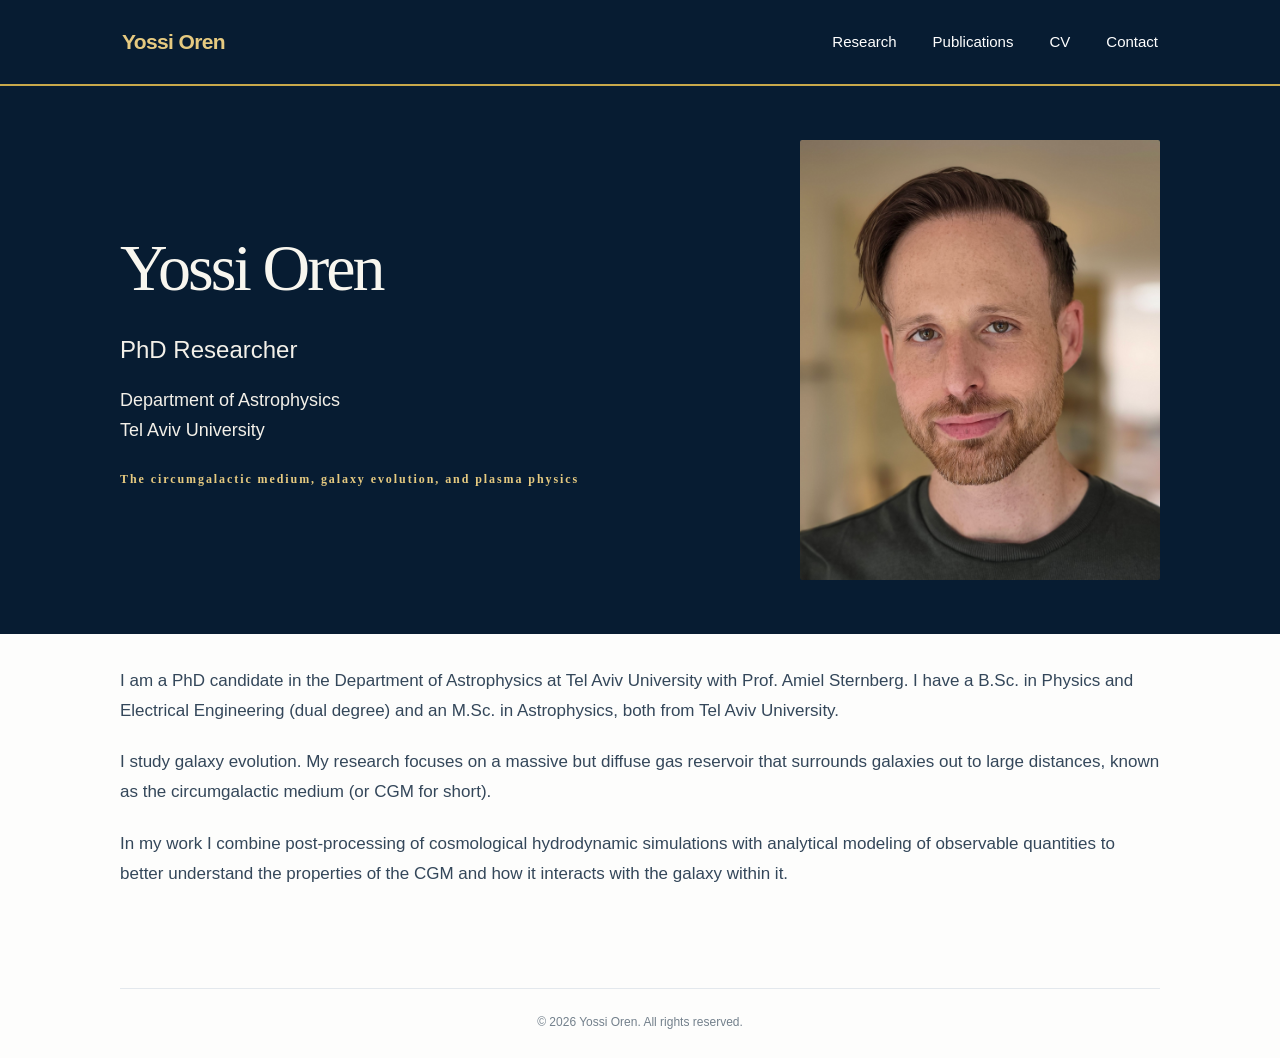
<file: index.html>
<!DOCTYPE html>
<html lang="en">
<head>
  <meta charset="UTF-8" />
  <meta name="viewport" content="width=device-width, initial-scale=1.0" />
  <title>Yossi Oren | Astrophysics</title>
  <meta name="description" content="Yossi Oren, PhD researcher in astrophysics at Tel Aviv University. Research on the circumgalactic medium and galaxy evolution." />
  <meta name="theme-color" content="#071c32" />
  <link rel="stylesheet" href="style.css" />
</head>
<body class="home-page">
  <a class="skip-link" href="#main">Skip to content</a>
  <header class="site-header">
    <nav class="navigation" aria-label="Main navigation">
      <a class="home-link" href="index.html" aria-current="page">Yossi Oren</a>
      <div class="nav-links">
        <a href="research.html">Research</a>
        <a href="publications.html">Publications</a>
        <a href="assets/cv.pdf" target="_blank" rel="noopener noreferrer">CV</a>
        <a class="contact-link" href="mailto:orenyossi01@gmail.com">Contact</a>
      </div>
    </nav>
  </header>
  <main id="main" class="page-content">
    <div class="hero-band">
    <section class="introduction" aria-labelledby="name">
      <div class="identity">
        <h1 id="name">Yossi Oren</h1>
        <p class="role">PhD Researcher</p>
        <p class="affiliation">Department of Astrophysics<br>Tel Aviv University</p>
        <p class="research-tagline">The circumgalactic medium, galaxy evolution, and plasma physics</p>
      </div>
      <figure class="portrait"><img src="assets/portrait.png" alt="Yossi Oren" width="1676" height="2048" fetchpriority="high"></figure>
    </section>
    </div>
    <section class="biography" aria-label="About me">
      <p>I am a PhD candidate in the Department of Astrophysics at Tel Aviv University with Prof. Amiel Sternberg. I have a B.Sc. in Physics and Electrical Engineering (dual degree) and an M.Sc. in Astrophysics, both from Tel Aviv University.</p>
      <p>I study galaxy evolution. My research focuses on a massive but diffuse gas reservoir that surrounds galaxies out to large distances, known as the circumgalactic medium (or CGM for short).</p>
      <p>In my work I combine post-processing of cosmological hydrodynamic simulations with analytical modeling of observable quantities to better understand the properties of the CGM and how it interacts with the galaxy within it.</p>
    </section>
  </main>
  <footer class="site-footer"><p>&copy; <span id="year">2026</span> Yossi Oren. All rights reserved.</p></footer>
  <script src="main.js"></script>
</body>
</html>
</file>
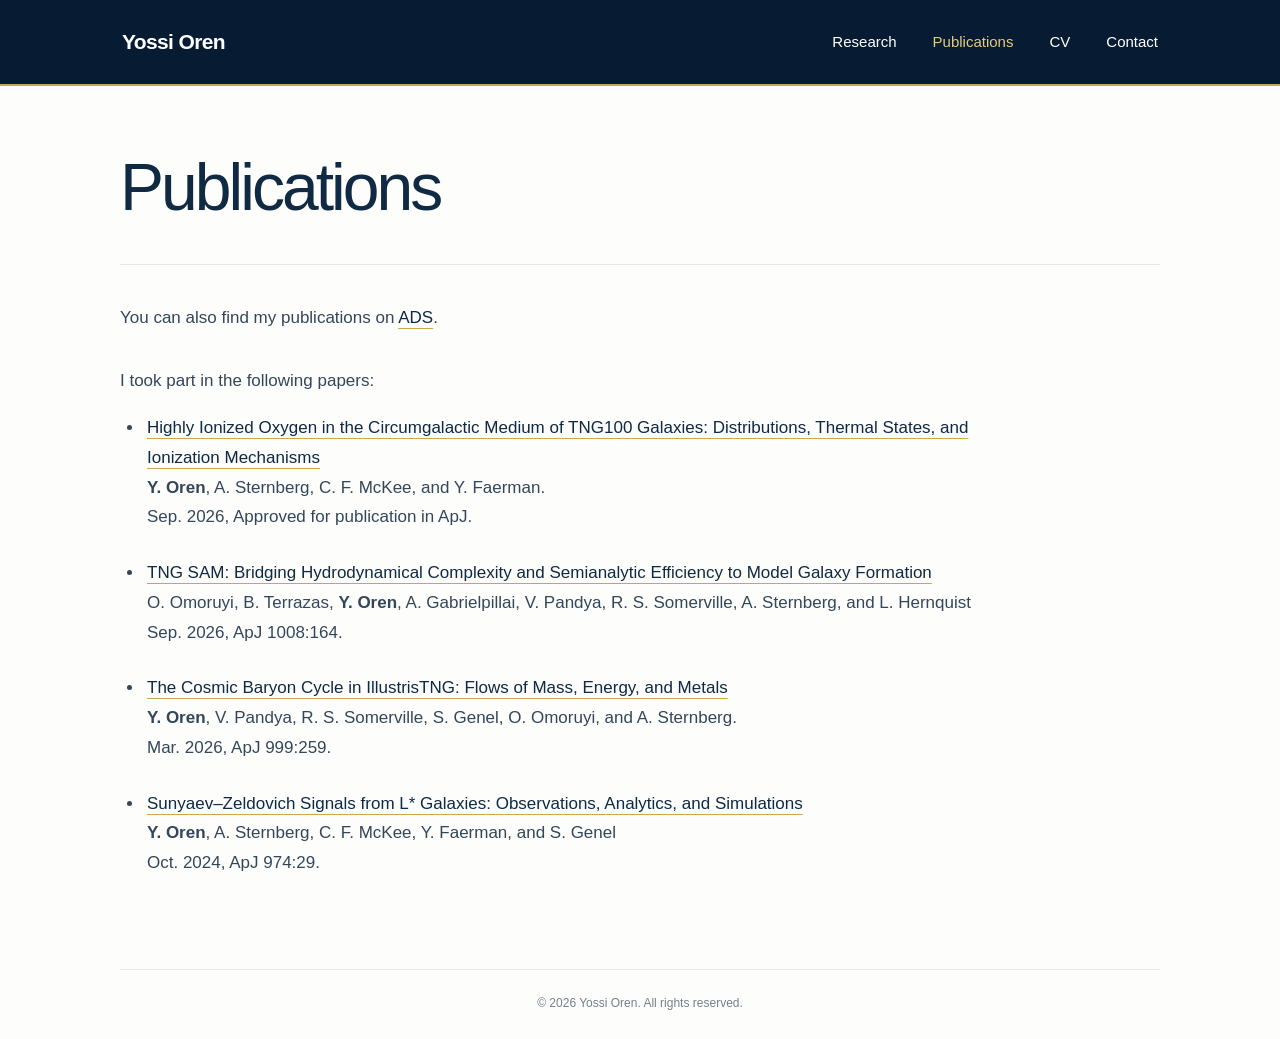
<file: publications.html>
<!DOCTYPE html>
<html lang="en">
<head>
  <meta charset="UTF-8" />
  <meta name="viewport" content="width=device-width, initial-scale=1.0" />
  <title>Publications | Yossi Oren</title>
  <meta name="description" content="Yossi Oren, PhD researcher in astrophysics at Tel Aviv University. Research on the circumgalactic medium and galaxy evolution." />
  <meta name="theme-color" content="#071c32" />
  <link rel="stylesheet" href="style.css" />
</head>
<body class="publications-page">
  <a class="skip-link" href="#main">Skip to content</a>
  <header class="site-header">
    <nav class="navigation" aria-label="Main navigation">
      <a class="home-link" href="index.html">Yossi Oren</a>
      <div class="nav-links">
        <a href="research.html">Research</a>
        <a href="publications.html" aria-current="page">Publications</a>
        <a href="assets/cv.pdf" target="_blank" rel="noopener noreferrer">CV</a>
        <a class="contact-link" href="mailto:orenyossi01@gmail.com">Contact</a>
      </div>
    </nav>
  </header>
  <main id="main" class="page-content">
    <div class="research-heading">
      <div><h1>Publications</h1></div>
    </div>
    <div class="publications-content">
      <p>You can also find my publications on <a href="https://scixplorer.org/search?q=orcid%3A%220009-0001-3658-6950%22" target="_blank" rel="noopener noreferrer">ADS</a>.</p>
      <div class="publication-spacer" aria-hidden="true"></div>
      <p>I took part in the following papers:</p>
      <ul class="publication-list">
      <li><a href="https://ui.adsabs.harvard.edu/abs/2026arXiv260915298O" target="_blank" rel="noopener noreferrer">Highly Ionized Oxygen in the Circumgalactic Medium of TNG100 Galaxies: Distributions, Thermal States, and Ionization Mechanisms</a><br><strong>Y. Oren</strong>, A. Sternberg, C. F. McKee, and Y. Faerman.<br>Sep. 2026, Approved for publication in ApJ.</li>
      <li><a href="https://ui.adsabs.harvard.edu/abs/2026ApJ..1008..164O" target="_blank" rel="noopener noreferrer">TNG SAM: Bridging Hydrodynamical Complexity and Semianalytic Efficiency to Model Galaxy Formation</a><br>O. Omoruyi, B. Terrazas, <strong>Y</strong><strong>.</strong><strong> Oren</strong>, A. Gabrielpillai, V. Pandya, R. S. Somerville, A. Sternberg, and L. Hernquist<br>Sep. 2026, ApJ 1008:164.</li>
      <li><a href="https://ui.adsabs.harvard.edu/abs/2026ApJ...999..259O" target="_blank" rel="noopener noreferrer">The Cosmic Baryon Cycle in IllustrisTNG: Flows of Mass, Energy, and Metals</a><br><strong>Y. Oren</strong>, V. Pandya, R. S. Somerville, S. Genel, O. Omoruyi, and A. Sternberg. <br>Mar. 2026, ApJ 999:259.</li>
      <li><a href="https://ui.adsabs.harvard.edu/abs/2024ApJ...974..291O" target="_blank" rel="noopener noreferrer">Sunyaev–Zeldovich Signals from L* Galaxies: Observations, Analytics, and Simulations</a><strong><br></strong><strong>Y. Oren</strong>, A. Sternberg, C. F. McKee, Y. Faerman, and S. Genel<br>Oct. 2024, ApJ 974:29.</li>
      </ul>
    </div>
  </main>
  <footer class="site-footer"><p>&copy; <span id="year">2026</span> Yossi Oren. All rights reserved.</p></footer>
  <script src="main.js"></script>
</body>
</html>
</file>
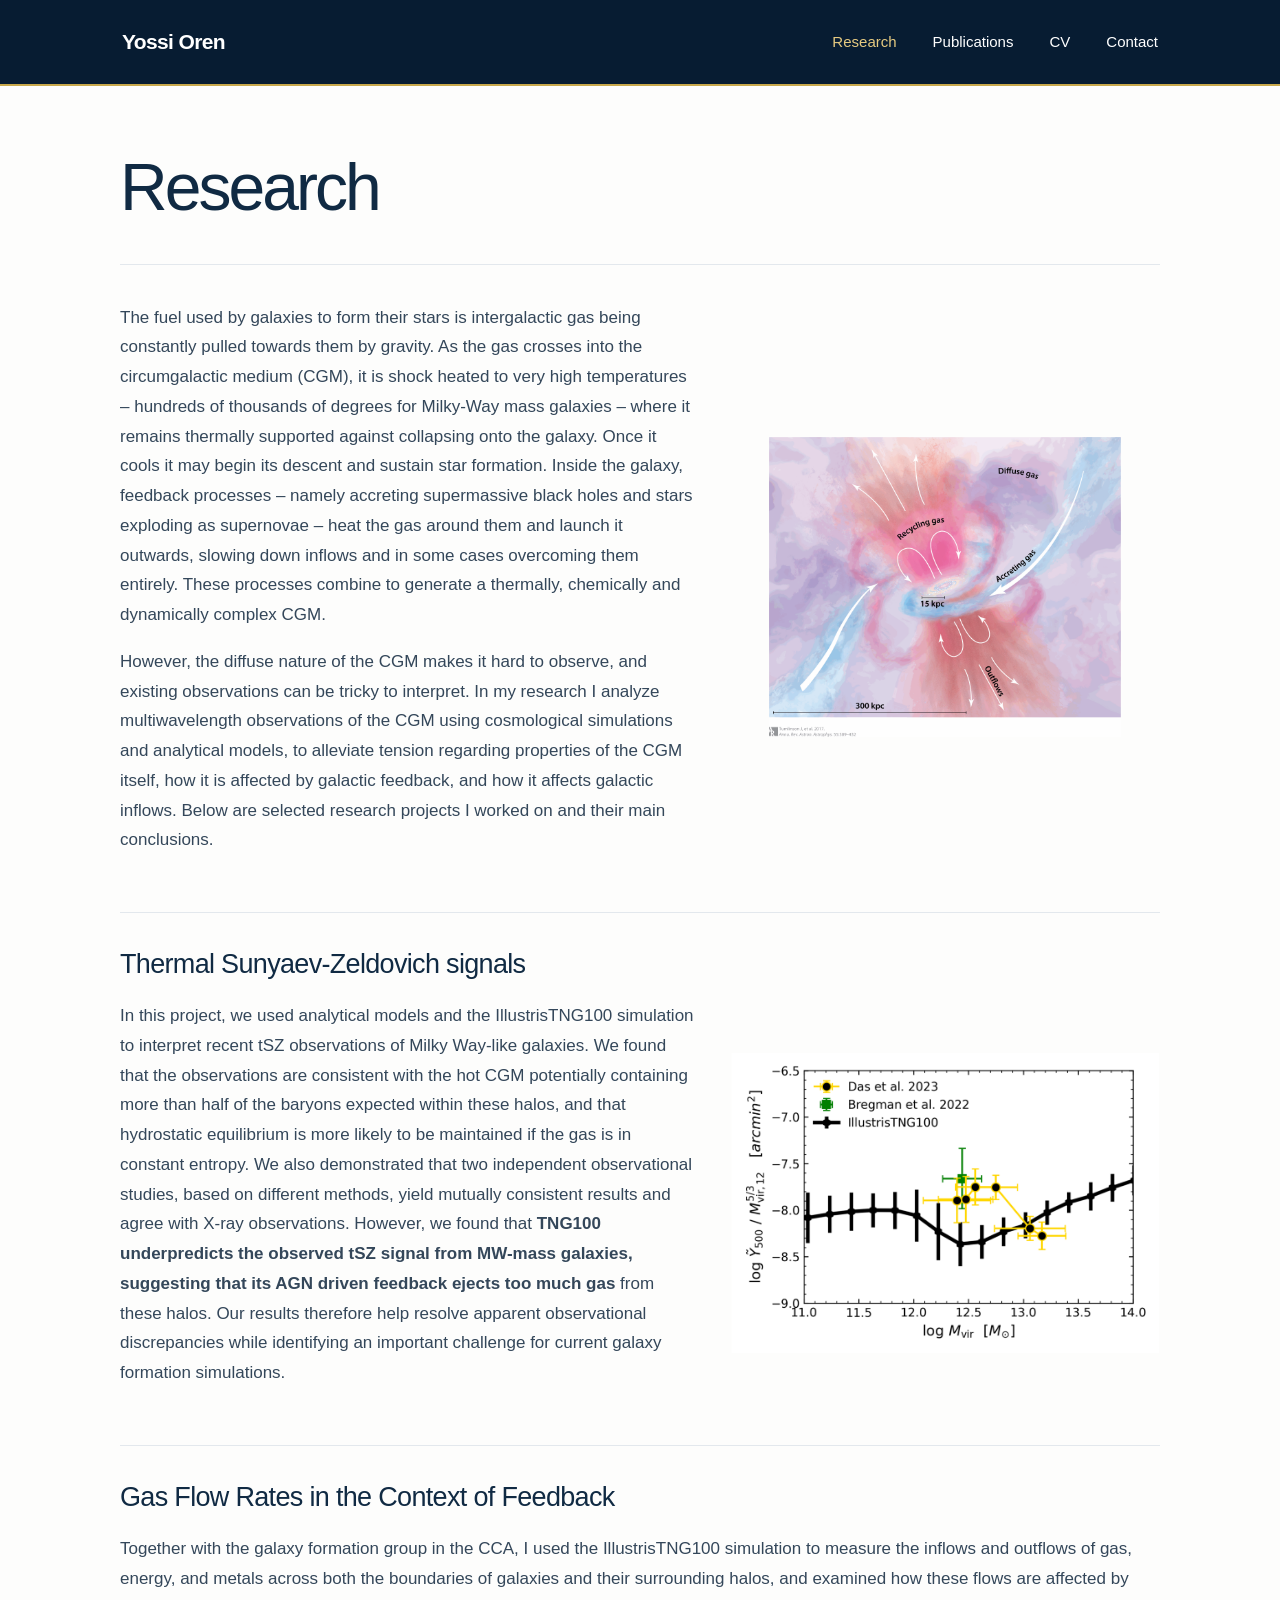
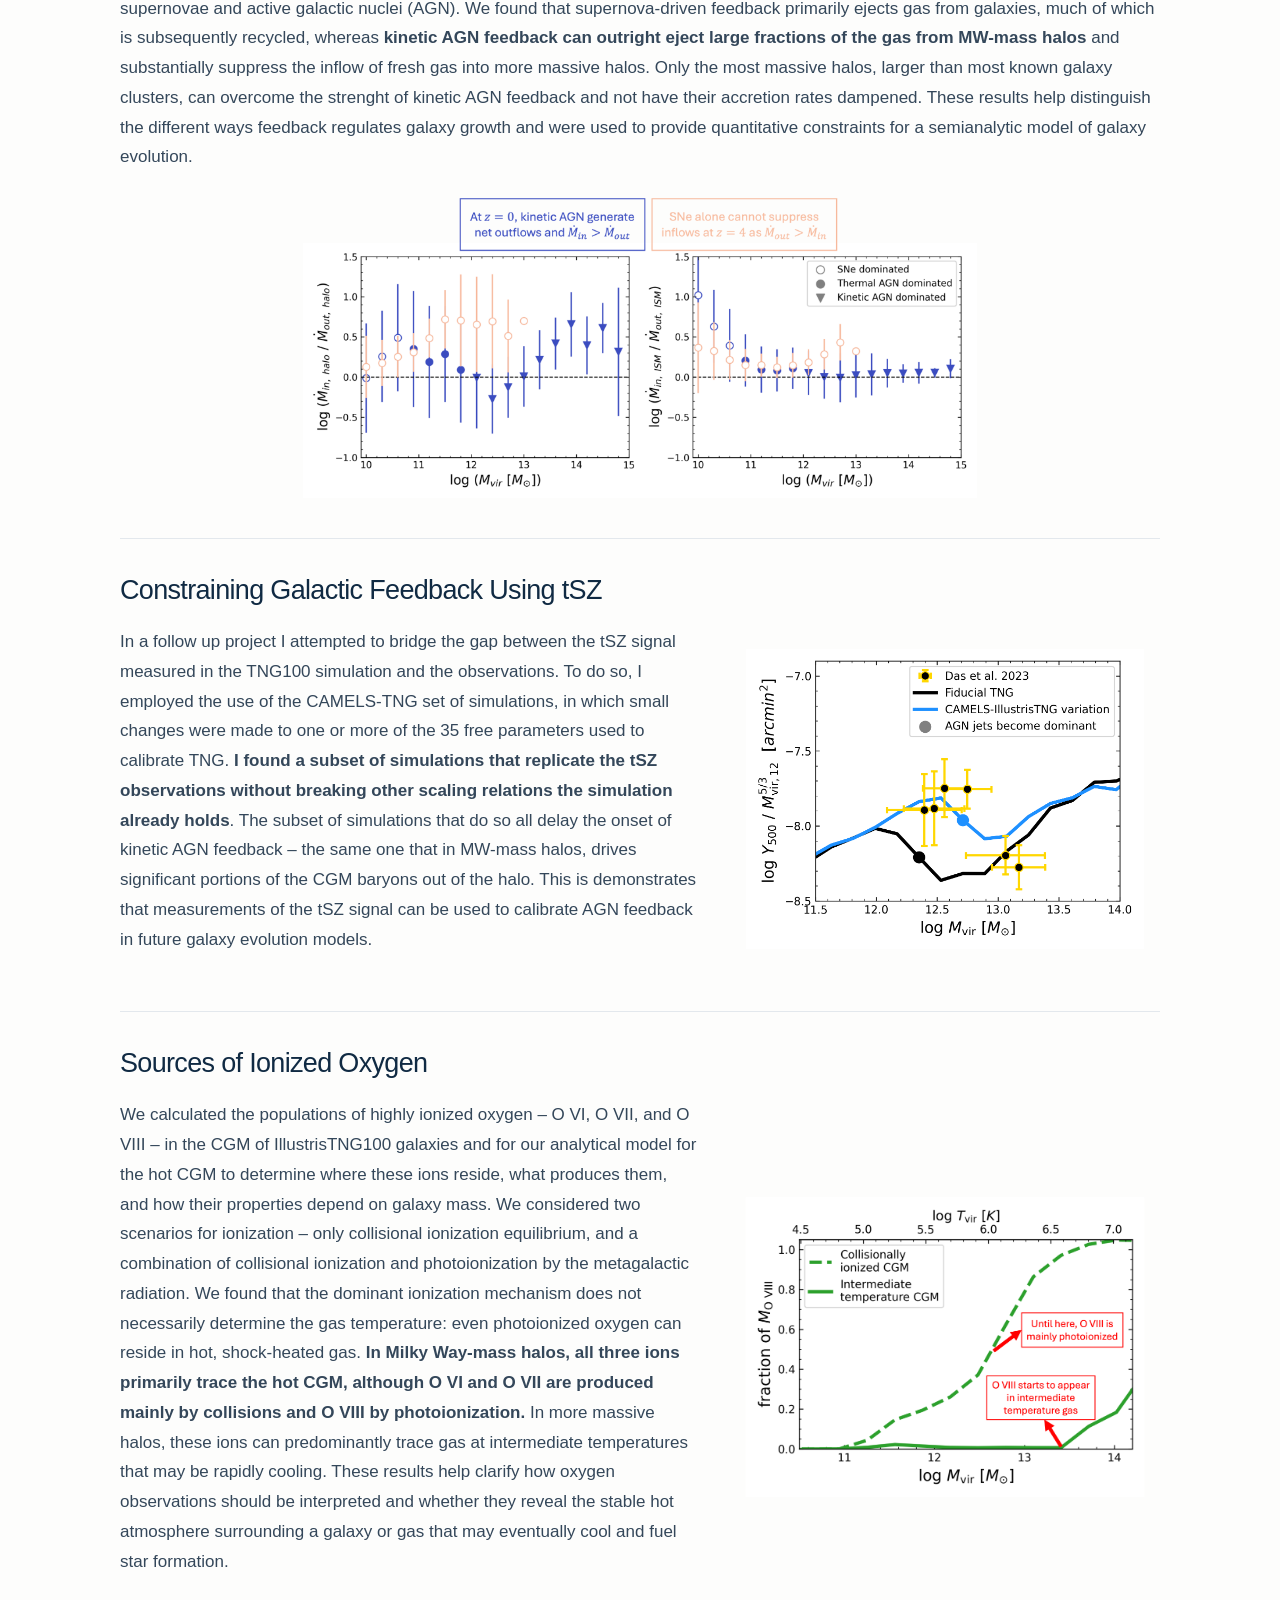
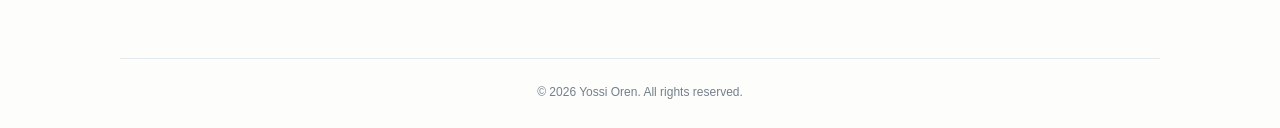
<file: research.html>
<!DOCTYPE html>
<html lang="en">
<head>
  <meta charset="UTF-8" />
  <meta name="viewport" content="width=device-width, initial-scale=1.0" />
  <title>Research | Yossi Oren</title>
  <meta name="description" content="Yossi Oren, PhD researcher in astrophysics at Tel Aviv University. Research on the circumgalactic medium and galaxy evolution." />
  <meta name="theme-color" content="#071c32" />
  <link rel="stylesheet" href="style.css" />
</head>
<body class="research-page">
  <a class="skip-link" href="#main">Skip to content</a>
  <header class="site-header">
    <nav class="navigation" aria-label="Main navigation">
      <a class="home-link" href="index.html">Yossi Oren</a>
      <div class="nav-links">
        <a href="research.html" aria-current="page">Research</a>
        <a href="publications.html">Publications</a>
        <a href="assets/cv.pdf" target="_blank" rel="noopener noreferrer">CV</a>
        <a class="contact-link" href="mailto:orenyossi01@gmail.com">Contact</a>
      </div>
    </nav>
  </header>
  <main id="main" class="page-content">
    <div class="research-heading">
      <div><h1>Research</h1></div>
    </div>
    <div class="research-sections research-projects">
      <div class="research-introduction">
        <div class="research-layout">
          <div class="research-copy">
            <p>The fuel used by galaxies to form their stars is intergalactic gas being constantly pulled towards them by gravity. As the gas crosses into the circumgalactic medium (CGM), it is shock heated to very high temperatures – hundreds of thousands of degrees for Milky-Way mass galaxies – where it remains thermally supported against collapsing onto the galaxy. Once it cools it may begin its descent and sustain star formation. Inside the galaxy, feedback processes – namely accreting supermassive black holes and stars exploding as supernovae – heat the gas around them and launch it outwards, slowing down inflows and in some cases overcoming them entirely. These processes combine to generate a thermally, chemically and dynamically complex CGM. </p>
            <p>However, the diffuse nature of the CGM makes it hard to observe, and existing observations can be tricky to interpret. In my research I analyze multiwavelength observations of the CGM using cosmological simulations and analytical models, to alleviate tension regarding properties of the CGM itself, how it is affected by galactic feedback, and how it affects galactic inflows. Below are selected research projects I worked on and their main conclusions.</p>
          </div>
          <figure class="research-figure">
            <a href="assets/research0.gif" target="_blank" rel="noopener" aria-label="Open figure at full size">
              <img src="assets/research0.gif" alt="Diagram of gas accretion, recycling, and outflows around a galaxy." width="2048" height="1748" loading="lazy">
            </a>
          </figure>
        </div>
      </div>
      <section class="research-project">
        <h2>Thermal Sunyaev-Zeldovich signals</h2>
        <div class="research-layout">
          <div class="research-copy">
            <p>In this project, we used analytical models and the IllustrisTNG100 simulation to interpret recent tSZ observations of Milky Way-like galaxies. We found that the observations are consistent with the hot CGM potentially containing more than half of the baryons expected within these halos, and that hydrostatic equilibrium is more likely to be maintained if the gas is in constant entropy. We also demonstrated that two independent observational studies, based on different methods, yield mutually consistent results and agree with X-ray observations. However, we found that <strong>TNG100 underpredicts the observed tSZ signal from MW-mass galaxies, suggesting that its </strong><strong>AGN driven </strong><strong>feedback eject</strong><strong>s</strong><strong> too much gas</strong> from these halos. Our results therefore help resolve apparent observational discrepancies while identifying an important challenge for current galaxy formation simulations.</p>
          </div>
          <figure class="research-figure">
            <a href="assets/research1.png" target="_blank" rel="noopener" aria-label="Open figure at full size">
              <img src="assets/research1.png" alt="Normalized thermal Sunyaev–Zeldovich signal versus halo mass, comparing observations with IllustrisTNG100." width="2048" height="1433" loading="lazy">
            </a>
          </figure>
        </div>
      </section>
      <section class="research-project figure-below">
        <h2>Gas Flow Rates in the Context of Feedback</h2>
        <div class="research-layout">
          <div class="research-copy">
            <p>Together with the galaxy formation group in the CCA, I used the IllustrisTNG100 simulation to measure the inflows and outflows of gas, energy, and metals across both the boundaries of galaxies and their surrounding halos, and examined how these flows are affected by supernovae and active galactic nuclei (AGN). We found that supernova-driven feedback primarily ejects gas from galaxies, much of which is subsequently recycled, whereas <strong>kinetic AGN feedback can</strong><strong> outright eject large fractions of the gas </strong><strong>from</strong><strong> MW-mass halos</strong> and substantially suppress the inflow of fresh gas into more massive halos. Only the most massive halos, larger than most known galaxy clusters, can overcome the strenght of kinetic AGN feedback and not have their accretion rates dampened. These results help distinguish the different ways feedback regulates galaxy growth and were used to provide quantitative constraints for a semianalytic model of galaxy evolution. </p>
          </div>
          <figure class="research-figure">
            <a href="assets/research2.png" target="_blank" rel="noopener" aria-label="Open figure at full size">
              <img src="assets/research2.png" alt="Ratios of inflow and outflow rates across halo and galaxy boundaries under different feedback mechanisms." width="2048" height="912" loading="lazy">
            </a>
          </figure>
        </div>
      </section>
      <section class="research-project">
        <h2>Constraining Galactic Feedback Using tSZ</h2>
        <div class="research-layout">
          <div class="research-copy">
            <p>In a follow up project I attempted to bridge the gap between the tSZ signal measured in the TNG100 simulation and the observations. To do so, I employed the use of the CAMELS-TNG set of simulations, in which small changes were made to one or more of the 35 free parameters used to calibrate TNG. <strong>I found a subset of simulations that replicate the tSZ observations without breaking other scaling relations the simulation already holds</strong>. The subset of simulations that do so all delay the onset of kinetic AGN feedback – the same one that in MW-mass halos, drives significant portions of the CGM baryons out of the halo. This is demonstrates that measurements of the tSZ signal can be used to calibrate AGN feedback in future galaxy evolution models. </p>
          </div>
          <figure class="research-figure">
            <a href="assets/research3.png" target="_blank" rel="noopener" aria-label="Open figure at full size">
              <img src="assets/research3.png" alt="Thermal Sunyaev–Zeldovich observations compared with fiducial TNG and a CAMELS variation." width="1500" height="1131" loading="lazy">
            </a>
          </figure>
        </div>
      </section>
      <section class="research-project">
        <h2>Sources of Ionized Oxygen</h2>
        <div class="research-layout">
          <div class="research-copy">
            <p>We calculated the populations of highly ionized oxygen – O VI, O VII, and O VIII – in the CGM of IllustrisTNG100 galaxies and for our analytical model for the hot CGM to determine where these ions reside, what produces them, and how their properties depend on galaxy mass. We considered two scenarios for ionization – only collisional ionization equilibrium, and a combination of collisional ionization and photoionization by the metagalactic radiation. We found that the dominant ionization mechanism does not necessarily determine the gas temperature: even photoionized oxygen can reside in hot, shock-heated gas. <strong>In Milky Way-mass halos, all three ions primarily trace the hot CGM, although O VI and O VII are produced mainly by collisions and O VIII by photoionization. </strong>In more massive halos, these ions can predominantly trace gas at intermediate temperatures that may be rapidly cooling. These results help clarify how oxygen observations should be interpreted and whether they reveal the stable hot atmosphere surrounding a galaxy or gas that may eventually cool and fuel star formation.</p>
          </div>
          <figure class="research-figure">
            <a href="assets/research4.png" target="_blank" rel="noopener" aria-label="Open figure at full size">
              <img src="assets/research4.png" alt="Contributions of collisional ionization and intermediate-temperature gas to circumgalactic O VIII." width="2048" height="1538" loading="lazy">
            </a>
          </figure>
        </div>
      </section>
    </div>
  </main>
  <footer class="site-footer"><p>&copy; <span id="year">2026</span> Yossi Oren. All rights reserved.</p></footer>
  <script src="main.js"></script>
</body>
</html>
</file>
<file: style.css>
/* Yossi Oren: academic website */
:root {
  --navy: #071c32;
  --ink: #102a43;
  --body: #34475a;
  --gold: #c8a84b;
  --paper: #fdfdfc;
  --line: #e3e8ed;
  --width: 1040px;
}
*, *::before, *::after { box-sizing: border-box; }
body { margin: 0; min-height: 100vh; display: flex; flex-direction: column; background: var(--paper); color: var(--body); font-family: -apple-system, BlinkMacSystemFont, "Segoe UI", Arial, sans-serif; font-size: 17px; line-height: 1.75; -webkit-font-smoothing: antialiased; }
a { color: inherit; text-underline-offset: 5px; }
a:focus-visible { outline: 3px solid var(--gold); outline-offset: 6px; border-radius: 2px; }
.skip-link { position: fixed; top: -80px; left: 16px; padding: 8px 16px; z-index: 10; background: white; color: var(--ink); }
.skip-link:focus { top: 10px; }
.site-header { position: relative; overflow: hidden; background: var(--navy); color: #fff; border-bottom: 2px solid var(--gold); }
.navigation { max-width: var(--width); min-height: 84px; margin: auto; display: flex; justify-content: space-between; align-items: center; gap: 24px; position: relative; padding: 0 2px; }
.home-link { font-size: 21px; font-weight: 600; letter-spacing: -.03em; text-decoration: none; }
.nav-links { display: flex; align-items: center; gap: 36px; margin-left: auto; }
.nav-links a { font-size: 15px; font-weight: 500; text-decoration: none; padding: 10px 0; transition: color .2s; }
.nav-links a:hover, .home-link:hover { color: #e6ca80; }
.navigation a[aria-current="page"] { color: #e6ca80; }
.nav-links .contact-link { color: #fff; }
.page-content { width: min(var(--width), calc(100% - 80px)); margin: 0 auto; flex: 1; }
.introduction { display: grid; grid-template-columns: 1fr 360px; gap: 80px; align-items: center; padding-top: 76px; padding-bottom: 54px; }
.eyebrow { color: #8c702a; font-size: 12px; font-weight: 650; letter-spacing: .16em; text-transform: uppercase; line-height: 1.5; margin: 0 0 18px; }
h1 { color: var(--ink); font-size: clamp(44px, 5.5vw, 66px); font-weight: 500; letter-spacing: -.045em; line-height: 1.1; margin: 0; }
.role { font-size: 24px; line-height: 1.4; color: var(--ink); margin: 28px 0 20px; }
.affiliation { line-height: 1.65; font-size: 18px; margin: 0; }
.portrait { margin: 0; }
.portrait img { display: block; width: 100%; height: auto; border-radius: 2px; }
.biography { border-top: 1px solid var(--line); padding-top: 32px; max-width: 100%; margin-bottom: 100px; }
.biography p { margin: 0 0 22px; }
.site-footer { width: min(var(--width), calc(100% - 80px)); margin: 0 auto; border-top: 1px solid var(--line); text-align: center; padding: 23px 0 25px; color: #73808c; font-size: 12px; }
.site-footer p { margin: 0; }
.research-heading { display: flex; justify-content: space-between; align-items: flex-end; gap: 25px; padding-top: 65px; padding-bottom: 40px; border-bottom: 1px solid var(--line); }
.research-sections { max-width: 880px; padding-top: 38px; padding-bottom: 65px; }
.research-sections section + section { margin-top: 40px; padding-top: 34px; border-top: 1px solid var(--line); }
h2 { color: var(--ink); font-size: 27px; font-weight: 500; letter-spacing: -.025em; line-height: 1.3; margin: 0 0 19px; }
.research-sections p { margin: 0 0 17px; }
@media (min-width: 1400px) { .introduction { padding-top: 90px; } }
@media (max-width: 1120px) { .navigation { margin: 0 40px; } .introduction { gap: 55px; grid-template-columns: 1fr 32%; } }
@media (max-width: 700px) {
  body { font-size: 16px; }
  .navigation { margin: 0 24px; min-height: 76px; gap: 14px; }
  .nav-links { gap: 23px; }
  .nav-links a { font-size: 14px; }
  .home-link { font-size: 18px; }
  .page-content, .site-footer { width: calc(100% - 48px); }
  .introduction { grid-template-columns: 1fr 38%; gap: 24px; padding-top: 48px; padding-bottom: 36px; }
  .eyebrow { font-size: 10px; margin-bottom: 13px; }
  h1 { font-size: 42px; }
  .role { font-size: 19px; margin: 20px 0 14px; }
  .affiliation { font-size: 14px; }
  .biography { padding-top: 26px; margin-bottom: 60px; }
  .research-heading { align-items: flex-start; flex-direction: column; padding-top: 43px; padding-bottom: 28px; gap: 23px; }
  h2 { font-size: 25px; }
}
@media (max-width: 420px) {
  .navigation { margin: 0 20px; flex-wrap: wrap; padding: 17px 0; min-height: 70px; gap: 10px; }
  .nav-links { gap: 20px; }
  .page-content, .site-footer { width: calc(100% - 40px); }
  .introduction { gap: 18px; }
  h1 { font-size: 35px; }
  .role { font-size: 17px; }
  .affiliation { font-size: 13px; }
  .identity .eyebrow { letter-spacing: .1em; }
}

/* Solid navy introduction matching the navigation background. */
.home-page .page-content { width: 100%; }
.hero-band {
  background: var(--navy);
  color: #f3f0e9;
}
.hero-band .introduction { width: min(var(--width), calc(100% - 80px)); margin: 0 auto; padding-top: 54px; padding-bottom: 54px; }
.hero-band h1 { color: #f8f6ef; font-family: Georgia, "Times New Roman", serif; }
.hero-band .role { color: #f3f0e9; }
.research-tagline { color: #e6ca80; font-size: 12px; font-weight: 650; letter-spacing: .16em; line-height: 1.5; margin: 24px 0 0; font-family: Georgia, "Times New Roman", serif; }
.home-page .biography { width: min(var(--width), calc(100% - 80px)); margin: 0 auto 100px; border-top: 0; }
@media (max-width: 760px) {
  .navigation { flex-wrap: wrap; padding-top: 16px; padding-bottom: 16px; gap: 8px 20px; }
  .nav-links { flex-wrap: wrap; gap: 12px 23px; }
}
@media (max-width: 700px) {
  .hero-band .introduction { width: calc(100% - 48px); padding-top: 42px; padding-bottom: 42px; }
  .home-page .biography { width: calc(100% - 48px); margin-bottom: 60px; }
  .research-tagline { font-size: 10px; letter-spacing: .10em; margin-top: 20px; }
}
@media (max-width: 480px) {
  .hero-band .introduction { grid-template-columns: 1fr; gap: 28px; }
  .hero-band .portrait { width: min(240px, 80%); }
}
@media (max-width: 420px) {
  .hero-band .introduction, .home-page .biography { width: calc(100% - 40px); }
  .nav-links { width: 100%; margin-left: 0; justify-content: space-between; gap: 12px; }
}

.publications-content { max-width: 880px; padding-top: 38px; padding-bottom: 65px; }
.publications-content p { margin: 0 0 17px; }
.publication-spacer { height: 17px; }
.publication-list { margin: 0; padding-left: 24px; }
.publication-list li { margin: 0 0 26px; padding-left: 3px; }
.publications-content a { color: var(--ink); text-decoration-color: var(--gold); overflow-wrap: anywhere; }
.publications-content a:hover { color: #8c702a; }
.publications-content strong { font-weight: 700; }

/* Consistent figure heights, with one full-width section for the two-panel plot. */
.research-projects { max-width: 100%; --figure-height: 300px; }
.research-projects .research-project { margin-top: 40px; padding-top: 34px; border-top: 1px solid var(--line); }
.research-layout { display: grid; grid-template-columns: minmax(0, 1fr) 430px; gap: 32px; align-items: center; }
.research-copy { min-width: 0; }
.research-projects .research-figure { margin: 0; min-width: 0; }
.research-figure a { display: flex; align-items: center; justify-content: center; height: var(--figure-height); }
.research-projects .research-figure img { display: block; width: auto; height: var(--figure-height); max-width: 100%; object-fit: contain; }
.figure-below .research-layout { display: block; }
.figure-below .research-figure { margin-top: 26px; }
@media (max-width: 1000px) {
  .research-projects { --figure-height: 260px; }
  .research-layout { grid-template-columns: minmax(0, 1fr) 375px; gap: 26px; }
}
@media (max-width: 800px) {
  .research-layout { grid-template-columns: 1fr; gap: 24px; }
  .research-projects { --figure-height: min(300px, calc((100vw - 48px) * 0.44)); }
}
</file>
